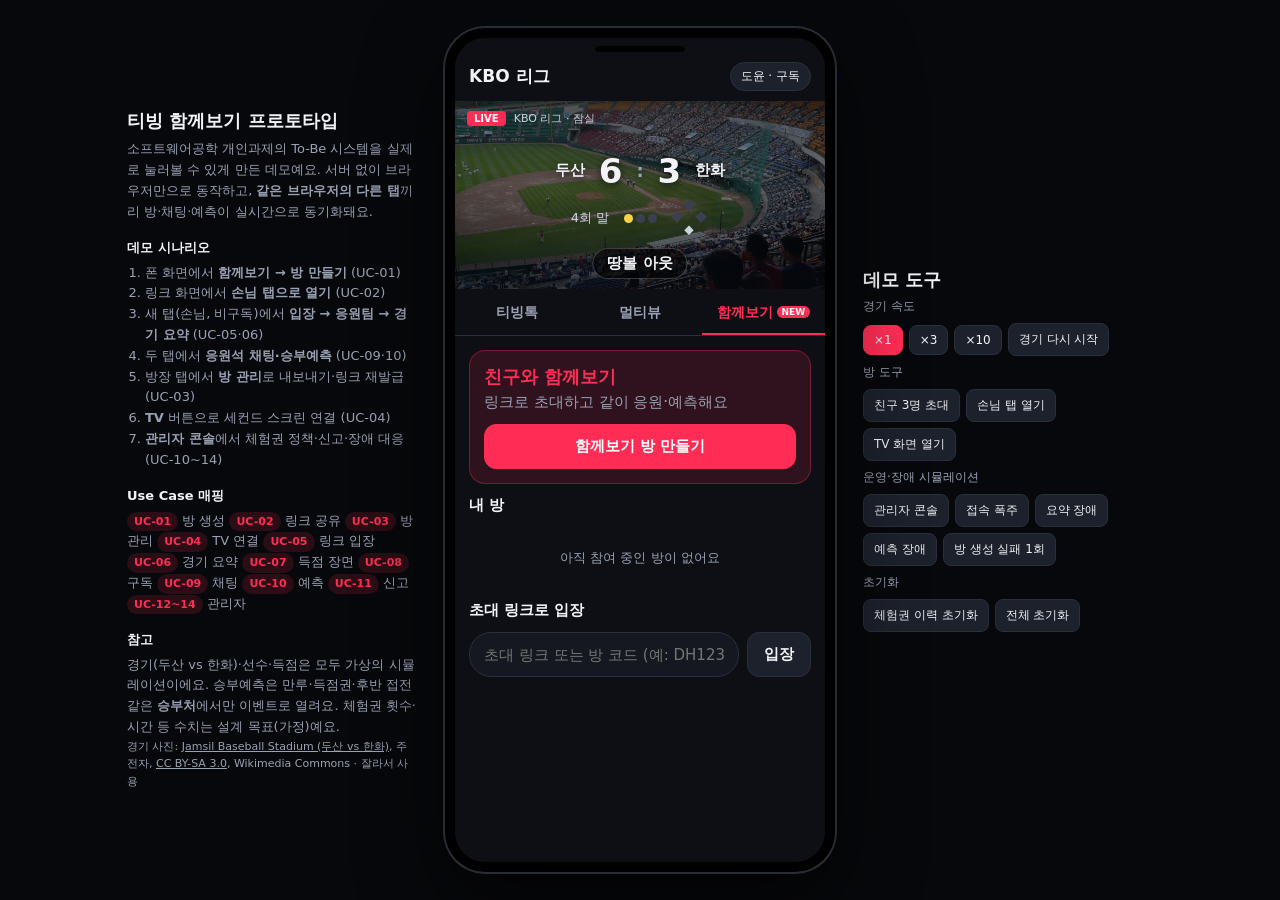
<file: index.html>
<!doctype html>
<html lang="ko">
<head>
  <meta charset="utf-8">
  <meta name="viewport" content="width=device-width,initial-scale=1,viewport-fit=cover">
  <title>티빙 함께보기 프로토타입</title>
  <meta name="description" content="소프트웨어공학 개인과제 · 티빙 KBO 중계 '함께보기' To-Be 프로토타입">
  <link rel="stylesheet" href="css/style.css">
</head>
<body>
  <button class="dev-toggle" id="dev-toggle">안내·도구</button>
  <div class="stage">
    <aside class="side" id="side-left"></aside>
    <div class="phone">
      <div class="screen" id="screen"></div>
      <div class="toasts" id="toasts"></div>
      <div class="modal-root" id="modal"></div>
    </div>
    <aside class="side" id="side-right"></aside>
  </div>
  <script src="js/sim.js"></script>
  <script src="js/store.js"></script>
  <script src="js/ui.js"></script>
  <script src="js/screens.js"></script>
  <script src="js/app.js"></script>
</body>
</html>
</file>
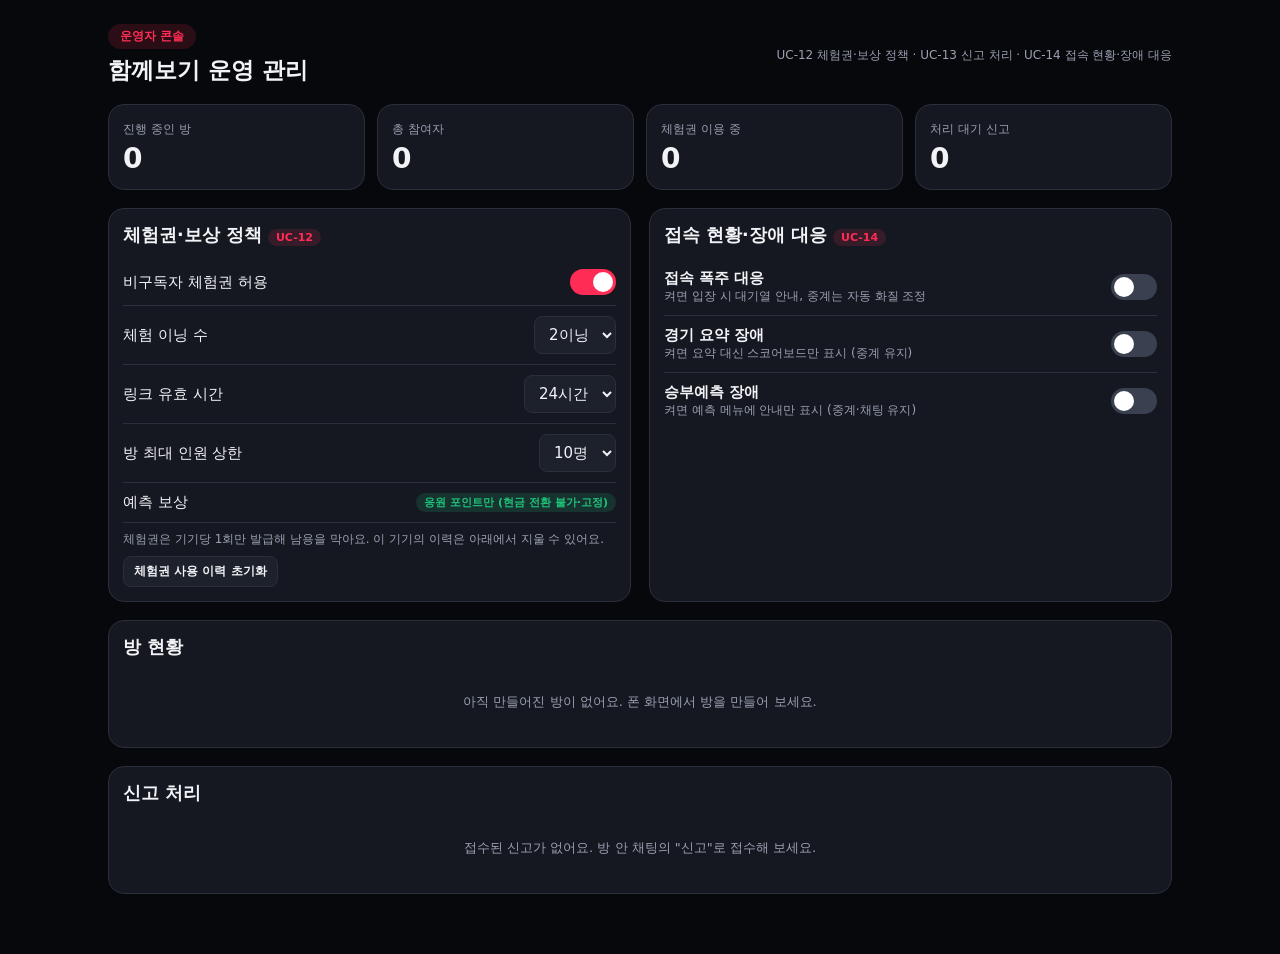
<file: admin.html>
<!doctype html>
<html lang="ko">
<head>
  <meta charset="utf-8">
  <meta name="viewport" content="width=device-width,initial-scale=1">
  <title>티빙 운영자 콘솔 · 함께보기</title>
  <link rel="stylesheet" href="css/style.css">
  <style>
    .adm { max-width: 1100px; margin: 0 auto; padding: 24px 18px 60px; display: flex; flex-direction: column; gap: 18px; }
    .grid4 { display: grid; grid-template-columns: repeat(4, 1fr); gap: 12px; }
    .grid2 { display: grid; grid-template-columns: 1fr 1fr; gap: 18px; }
    .stat b { font-size: 28px; display: block; margin-top: 4px; }
    .adm h3 { margin-bottom: 12px; }
    .adm select { padding: 8px 10px; border-radius: 8px; background: var(--bg3); border: 1px solid var(--line); }
    .prow { display: flex; justify-content: space-between; align-items: center; gap: 12px; padding: 10px 0; border-bottom: 1px solid var(--line); }
    .prow:last-child { border: 0; }
    @media (max-width: 800px) { .grid4 { grid-template-columns: 1fr 1fr; } .grid2 { grid-template-columns: 1fr; } }
  </style>
</head>
<body>
  <div class="adm">
    <div class="row sb"><div><span class="pill">운영자 콘솔</span><h2 style="margin-top:6px">함께보기 운영 관리</h2></div>
      <span class="small muted">UC-12 체험권·보상 정책 · UC-13 신고 처리 · UC-14 접속 현황·장애 대응</span></div>
    <div class="grid4" id="stats"></div>
    <div class="grid2">
      <div class="card" id="policy"></div>
      <div class="card" id="ops"></div>
    </div>
    <div class="card"><h3>방 현황</h3><div id="rooms"></div></div>
    <div class="card"><h3>신고 처리</h3><div id="reports"></div></div>
  </div>
  <div id="toasts" class="toasts"></div><div id="modal"></div>
  <script src="js/sim.js"></script>
  <script src="js/store.js"></script>
  <script src="js/ui.js"></script>
  <script src="js/admin.js"></script>
</body>
</html>
</file>
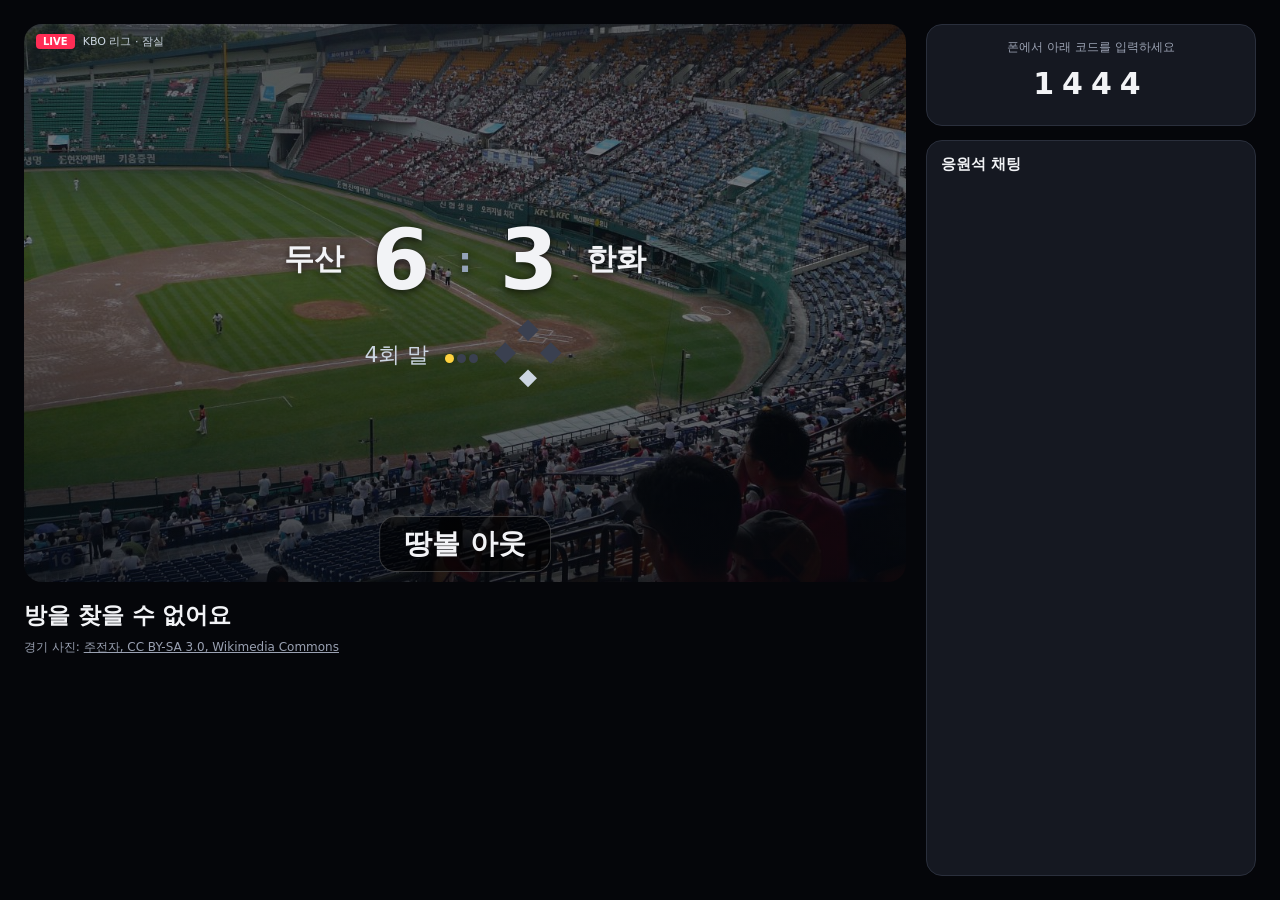
<file: tv.html>
<!doctype html>
<html lang="ko">
<head>
  <meta charset="utf-8">
  <meta name="viewport" content="width=device-width,initial-scale=1">
  <title>티빙 함께보기 · TV 화면</title>
  <link rel="stylesheet" href="css/style.css">
  <style>
    body { background: #05060a; }
    .tvwrap { min-height: 100vh; display: grid; grid-template-columns: 1fr 330px; gap: 20px; padding: 24px; }
    .tvmain .video { height: min(62vh, 560px); border-radius: 18px; }
    .tvmain .v-score { font-size: 34px; gap: 28px; }
    .tvmain .v-score b { font-size: 84px; }
    .tvmain .v-score .tn { font-size: 30px; }
    .tvmain .v-state { font-size: 22px; }
    .tvmain .diamond { width: 76px; height: 76px; }
    .tvmain .v-flash { font-size: 28px; padding: 8px 24px; }
    .tvside { display: flex; flex-direction: column; gap: 14px; }
    .tvcode { text-align: center; }
    .tvlog { flex: 1; overflow: hidden; display: flex; flex-direction: column; justify-content: flex-end; gap: 8px; }
    @media (max-width: 800px) { .tvwrap { grid-template-columns: 1fr; } }
  </style>
</head>
<body>
  <div class="tvwrap">
    <div class="tvmain">
      <div id="vid"></div>
      <h2 style="margin-top:18px" id="roomtitle"></h2>
      <p class="muted" id="roomsub"></p>
      <p class="muted small" style="margin-top:8px">경기 사진: <a href="https://commons.wikimedia.org/wiki/File:Jamsil_Baseball_Stadium.jpg" target="_blank" rel="noopener" style="color:inherit">주전자, CC BY-SA 3.0, Wikimedia Commons</a></p>
    </div>
    <div class="tvside">
      <div class="card tvcode" id="codebox"></div>
      <div class="card" style="flex:1;display:flex;flex-direction:column">
        <b style="margin-bottom:10px">응원석 채팅</b>
        <div class="tvlog" id="log"></div>
      </div>
    </div>
  </div>
  <div id="toasts" class="toasts"></div><div id="modal"></div>
  <script src="js/sim.js"></script>
  <script src="js/store.js"></script>
  <script src="js/ui.js"></script>
  <script src="js/tv.js"></script>
</body>
</html>
</file>
<file: css/style.css>
:root {
  --bg: #0d0f14; --bg2: #151821; --bg3: #1d212c; --line: #2a2f3c; --text: #f2f3f6; --muted: #9aa1b2;
  --red: #ff2d55; --red-d: #d81b41; --redt: rgba(255, 45, 85, .14); --blue: #4f8cff; --bluet: rgba(79, 140, 255, .14);
  --green: #1fc27a; --yellow: #ffd23f; --home: #7a86ff; --away: #ff8a2b;
  font-family: 'Malgun Gothic', 'Apple SD Gothic Neo', 'Noto Sans KR', system-ui, sans-serif;
}
* { box-sizing: border-box; -webkit-tap-highlight-color: transparent; }
html, body { margin: 0; height: 100%; background: #07080b; color: var(--text); font-size: 15px; }
button { font: inherit; color: inherit; cursor: pointer; border: 0; background: none; padding: 0; }
input, select { font: inherit; color: inherit; }
h1, h2, h3, h4, p { margin: 0; }
[hidden] { display: none !important; }

/* ---------- 무대(데스크톱: 안내 + 폰 + 도구) ---------- */
.stage { min-height: 100%; display: flex; justify-content: center; align-items: center; gap: 28px; padding: 16px; }
.side { width: 290px; max-height: calc(100vh - 32px); overflow: auto; font-size: 13px; color: var(--muted); }
.side h2 { color: var(--text); font-size: 18px; margin-bottom: 6px; }
.side h4 { color: var(--text); margin: 16px 0 6px; font-size: 13px; }
.side p, .side li { line-height: 1.6; }
.side ol { padding-left: 18px; margin: 6px 0; }
.side .tag { display: inline-block; padding: 1px 7px; border-radius: 10px; background: var(--redt); color: var(--red); font-size: 11px; font-weight: 700; margin-right: 4px; }
.tools { display: flex; flex-direction: column; gap: 8px; }
.tools .row { display: flex; gap: 6px; flex-wrap: wrap; }
.tools button { padding: 7px 10px; border-radius: 8px; background: var(--bg3); border: 1px solid var(--line); color: var(--text); font-size: 12px; }
.tools button.on { background: var(--red); border-color: var(--red); }
.tools button:hover { border-color: var(--red); }
.phone {
  position: relative; width: 390px; height: min(844px, calc(100vh - 32px)); flex: none;
  background: var(--bg); border-radius: 40px; border: 10px solid #000; box-shadow: 0 0 0 2px #2a2d36, 0 30px 80px rgba(0, 0, 0, .6);
  overflow: hidden; display: flex; flex-direction: column;
}
.phone::before { content: ''; position: absolute; top: 8px; left: 50%; transform: translateX(-50%); width: 90px; height: 6px; border-radius: 4px; background: #000; z-index: 50; }
.screen { flex: 1; overflow-y: auto; overflow-x: hidden; display: flex; flex-direction: column; padding-top: 14px; scrollbar-width: thin; }
.dev-toggle { display: none; position: fixed; right: 10px; top: 10px; z-index: 80; background: var(--bg3); border: 1px solid var(--line); border-radius: 18px; padding: 6px 12px; font-size: 12px; }
@media (max-width: 1060px) { .side { display: none; } .side.open { display: block; position: fixed; inset: 50px 10px 10px; width: auto; background: var(--bg2); z-index: 70; padding: 16px; border-radius: 12px; } .dev-toggle { display: block; } }
@media (max-width: 480px) {
  .stage { padding: 0; }
  .phone { width: 100vw; height: 100vh; border: 0; border-radius: 0; box-shadow: none; }
  .phone::before { display: none; }
  .screen { padding-top: 0; }
}

/* ---------- 공통 컴포넌트 ---------- */
.topbar { display: flex; align-items: center; gap: 8px; padding: 10px 14px; min-height: 48px; position: sticky; top: 0; background: var(--bg); z-index: 5; }
.topbar .tb-title { font-weight: 800; font-size: 17px; flex: 1; }
.topbar .tb-mid { flex: 1; display: flex; flex-direction: column; line-height: 1.25; }
.topbar small { color: var(--muted); font-size: 12px; }
.icon { min-width: 34px; height: 34px; border-radius: 10px; background: var(--bg3); font-size: 13px; padding: 0 8px; display: inline-flex; align-items: center; justify-content: center; }
.icon.back { font-size: 20px; background: none; }
.chipuser { font-size: 12px; background: var(--bg3); border: 1px solid var(--line); padding: 5px 10px; border-radius: 16px; }
.btn { display: inline-flex; align-items: center; justify-content: center; gap: 6px; padding: 12px 16px; border-radius: 12px; font-weight: 700; background: var(--bg3); border: 1px solid var(--line); }
.btn.primary { background: var(--red); border-color: var(--red); color: #fff; }
.btn.primary:active { background: var(--red-d); }
.btn.dark { background: #fff; color: #111; border-color: #fff; }
.btn.danger { border-color: var(--red); color: var(--red); background: transparent; }
.btn.sm { padding: 6px 10px; font-size: 12px; border-radius: 8px; }
.btn.block { display: flex; width: 100%; }
.btn:disabled { opacity: .4; cursor: not-allowed; }
.card { background: var(--bg2); border: 1px solid var(--line); border-radius: 16px; padding: 14px; }
.card.red { background: var(--redt); border-color: rgba(255, 45, 85, .35); }
.card.blue { background: var(--bluet); border-color: rgba(79, 140, 255, .35); }
.pad { padding: 0 14px 14px; display: flex; flex-direction: column; gap: 12px; }
.muted { color: var(--muted); }
.small { font-size: 12px; }
.red { color: var(--red); }
.row { display: flex; align-items: center; gap: 8px; }
.row.sb { justify-content: space-between; }
.grow { flex: 1; }
.badge { display: inline-block; padding: 2px 8px; border-radius: 10px; font-size: 11px; font-weight: 700; background: var(--bg3); color: var(--muted); }
.badge.home { background: rgba(122, 134, 255, .2); color: var(--home); }
.badge.away { background: rgba(255, 138, 43, .2); color: var(--away); }
.badge.red { background: var(--redt); color: var(--red); }
.badge.green { background: rgba(31, 194, 122, .16); color: var(--green); }
.new { font-style: normal; font-size: 9px; background: var(--red); color: #fff; border-radius: 6px; padding: 1px 5px; margin-left: 4px; vertical-align: 2px; }
.tabs { display: flex; border-bottom: 1px solid var(--line); margin-top: 4px; }
.tabs button { flex: 1; padding: 11px 4px; color: var(--muted); font-weight: 700; border-bottom: 2px solid transparent; font-size: 14px; }
.tabs button.active { color: var(--red); border-bottom-color: var(--red); }
.panel { padding: 14px; display: flex; flex-direction: column; gap: 12px; flex: 1; min-height: 0; }
.field label { display: block; font-size: 12px; color: var(--muted); margin-bottom: 6px; }
.field input[type=text], .field select, .input {
  width: 100%; padding: 12px; border-radius: 12px; background: var(--bg2); border: 1px solid var(--line); outline: none;
}
.field input:focus, .input:focus { border-color: var(--red); }
.chips { display: flex; gap: 8px; }
.chipbtn { flex: 1; padding: 11px; border-radius: 12px; background: var(--bg2); border: 1px solid var(--line); font-weight: 700; }
.chipbtn.sel { background: var(--redt); border-color: var(--red); color: #fff; }
.switch { position: relative; width: 46px; height: 26px; border-radius: 13px; background: #3a4050; flex: none; transition: .15s; }
.switch::after { content: ''; position: absolute; top: 3px; left: 3px; width: 20px; height: 20px; border-radius: 50%; background: #fff; transition: .15s; }
.switch.on { background: var(--red); }
.switch.on::after { left: 23px; }
.list { display: flex; flex-direction: column; gap: 8px; }
.item { display: flex; align-items: center; gap: 10px; padding: 11px 12px; background: var(--bg2); border: 1px solid var(--line); border-radius: 12px; }
.sep { height: 1px; background: var(--line); margin: 2px 0; }
.empty { text-align: center; color: var(--muted); padding: 22px 8px; font-size: 13px; }

/* ---------- 영상(중계) ---------- */
.video { position: relative; height: 188px; background: linear-gradient(180deg, rgba(5, 8, 15, .62) 0%, rgba(5, 8, 15, .5) 45%, rgba(5, 8, 15, .78) 100%), url('../assets/game.jpg') center 58% / cover no-repeat, #0e2a1f; display: flex; flex-direction: column; justify-content: center; align-items: center; gap: 6px; overflow: hidden; flex: none; }
.video.compact { height: 134px; padding-top: 18px; }
.video .v-top { position: absolute; top: 10px; left: 12px; right: 12px; display: flex; gap: 8px; align-items: center; font-size: 11px; color: #cbd5e1; }
.live { background: var(--red); color: #fff; font-weight: 800; font-size: 10px; padding: 2px 7px; border-radius: 4px; }
.v-score { display: flex; align-items: center; gap: 14px; font-size: 18px; font-weight: 800; text-shadow: 0 2px 8px rgba(0, 0, 0, .7); }
.v-score b { font-size: 34px; min-width: 22px; text-align: center; }
.v-score .tn { font-size: 15px; }
.v-score .vs { color: #94a3b8; }
.video.compact .v-score b { font-size: 24px; }
.v-state { display: flex; align-items: center; gap: 12px; color: #cbd5e1; font-size: 13px; }
.diamond { width: 40px; height: 40px; }
.outs i { display: inline-block; width: 9px; height: 9px; border-radius: 50%; background: #3a4050; margin-left: 3px; }
.outs i.on { background: var(--yellow); }
.v-flash { position: absolute; bottom: 10px; left: 50%; transform: translateX(-50%); padding: 5px 14px; border-radius: 16px; font-weight: 800; background: rgba(0, 0, 0, .6); border: 1px solid #fff3; animation: pop .35s ease; white-space: nowrap; }
.v-flash.hr { background: var(--red); border-color: var(--red); }
.v-auto { margin-left: auto; color: var(--yellow); }
@keyframes pop { from { transform: translateX(-50%) scale(.7); opacity: 0; } to { transform: translateX(-50%) scale(1); opacity: 1; } }
.tvbar { background: var(--bg2); border-bottom: 1px solid var(--line); padding: 8px 14px; display: flex; align-items: center; gap: 8px; font-size: 13px; }
.dot { width: 9px; height: 9px; border-radius: 50%; background: var(--green); flex: none; }
.dot.off { background: #555b6b; }
.banner { padding: 8px 14px; font-size: 12.5px; background: var(--bluet); color: #cfe0ff; border-bottom: 1px solid rgba(79, 140, 255, .3); }
.banner.warn { background: rgba(255, 210, 63, .12); color: #ffe48a; border-color: rgba(255, 210, 63, .3); }
.banner.err { background: var(--redt); color: #ffb3c1; border-color: rgba(255, 45, 85, .3); }

/* ---------- 채팅 ---------- */
.chatbox { flex: 1; min-height: 120px; overflow-y: auto; display: flex; flex-direction: column; gap: 8px; padding-right: 2px; }
.msg { max-width: 82%; display: flex; flex-direction: column; gap: 2px; }
.msg.me { align-self: flex-end; align-items: flex-end; }
.msg .who { font-size: 11px; color: var(--muted); display: flex; gap: 6px; align-items: center; }
.msg .bubble { background: var(--bg3); padding: 8px 12px; border-radius: 14px; line-height: 1.4; word-break: break-word; }
.msg.me .bubble { background: var(--red); color: #fff; }
.msg .flag { color: var(--muted); font-size: 11px; opacity: .6; }
.msg .flag:hover { opacity: 1; color: var(--red); }
.sys { align-self: center; font-size: 11.5px; color: var(--muted); background: var(--bg2); padding: 3px 10px; border-radius: 10px; }
.chatform { display: flex; gap: 8px; }
.chatform input { flex: 1; padding: 11px 14px; border-radius: 22px; background: var(--bg2); border: 1px solid var(--line); outline: none; }
.chatform input:focus { border-color: var(--red); }

/* ---------- 예측 ---------- */
.choices { display: grid; grid-template-columns: 1fr 1fr; gap: 8px; }
.choice { padding: 14px 8px; border-radius: 12px; background: var(--bg2); border: 1px solid var(--line); font-weight: 700; }
.choice.sel { background: var(--redt); border-color: var(--red); }
.choice:disabled { opacity: .55; cursor: default; }
.timer { background: var(--redt); color: var(--red); font-weight: 800; border-radius: 14px; padding: 3px 10px; font-size: 13px; }
.rank { display: flex; align-items: center; gap: 10px; padding: 9px 12px; border-radius: 10px; background: var(--bg2); }
.rank.me { background: var(--redt); }
.rank .n { width: 20px; font-weight: 800; color: var(--red); }

/* ---------- 모달·토스트 ---------- */
.toasts { position: absolute; top: 22px; left: 12px; right: 12px; display: flex; flex-direction: column; gap: 6px; z-index: 90; pointer-events: none; }
.toast { background: rgba(30, 34, 44, .96); border: 1px solid var(--line); border-radius: 12px; padding: 10px 14px; font-size: 13px; text-align: center; animation: slidein .25s ease; box-shadow: 0 6px 20px #0008; }
@keyframes slidein { from { transform: translateY(-14px); opacity: 0; } to { transform: none; opacity: 1; } }
.modal-root { position: absolute; inset: 0; z-index: 85; pointer-events: none; }
.modal-bg { position: absolute; inset: 0; background: rgba(0, 0, 0, .62); display: flex; align-items: flex-end; pointer-events: auto; }
.modal { width: 100%; background: var(--bg2); border-radius: 22px 22px 0 0; padding: 18px 16px 22px; display: flex; flex-direction: column; gap: 12px; max-height: 88%; overflow-y: auto; animation: up .22s ease; }
.modal.center { margin: auto 16px; width: auto; border-radius: 20px; }
.modal-bg.mid { align-items: center; }
@keyframes up { from { transform: translateY(40px); opacity: 0; } to { transform: none; opacity: 1; } }
.radio { display: flex; align-items: center; gap: 10px; padding: 11px 12px; border-radius: 12px; background: var(--bg3); border: 1px solid var(--line); width: 100%; text-align: left; }
.radio.sel { border-color: var(--red); background: var(--redt); }
.radio .r { width: 16px; height: 16px; border-radius: 50%; border: 2px solid #667; flex: none; }
.radio.sel .r { border-color: var(--red); background: radial-gradient(var(--red) 45%, transparent 50%); }

/* ---------- 화면별 ---------- */
.hero { text-align: center; padding: 18px 14px 4px; }
.hero h2 { font-size: 20px; margin: 8px 0 4px; }
.pill { display: inline-block; background: var(--redt); color: var(--red); font-weight: 800; padding: 4px 12px; border-radius: 14px; font-size: 12px; }
.linkbox { display: flex; align-items: center; gap: 8px; background: var(--bg3); border: 1px dashed #556; border-radius: 12px; padding: 12px; }
.linkbox code { flex: 1; font-size: 14px; font-weight: 700; word-break: break-all; }
.bar { height: 10px; border-radius: 6px; background: var(--bg3); overflow: hidden; display: flex; }
.bar i { display: block; height: 100%; }
.timeline { display: flex; flex-direction: column; gap: 8px; }
.tl { display: flex; gap: 10px; align-items: center; }
.tl .t { width: 52px; color: var(--red); font-weight: 800; font-size: 12.5px; flex: none; }
.clip { display: flex; gap: 12px; align-items: center; padding: 10px; background: var(--bg2); border: 1px solid var(--line); border-radius: 12px; width: 100%; text-align: left; }
.clip .th { width: 86px; height: 54px; border-radius: 8px; background: linear-gradient(rgba(5, 8, 15, .45), rgba(5, 8, 15, .45)), url('../assets/game.jpg') center / cover; display: flex; align-items: center; justify-content: center; font-size: 20px; flex: none; }
.code { font-size: 30px; letter-spacing: 8px; font-weight: 800; text-align: center; padding: 10px; }
.table { width: 100%; border-collapse: collapse; font-size: 13px; }
.table th, .table td { text-align: left; padding: 8px 10px; border-bottom: 1px solid var(--line); }
.table th { color: var(--muted); font-weight: 600; }

.clutch { margin-left: auto; background: var(--red); color: #fff; font-weight: 800; font-size: 10.5px; padding: 2px 8px; border-radius: 10px; animation: pulse 1.1s infinite; }
@keyframes pulse { 0%, 100% { opacity: 1; } 50% { opacity: .55; } }
.event { background: linear-gradient(135deg, rgba(255, 45, 85, .22), rgba(255, 138, 43, .16)); border: 1px solid rgba(255, 45, 85, .5); border-radius: 16px; padding: 14px; }
.event .tag { display: inline-block; background: var(--red); color: #fff; font-weight: 800; font-size: 11px; padding: 2px 9px; border-radius: 10px; margin-bottom: 6px; }
</file>
